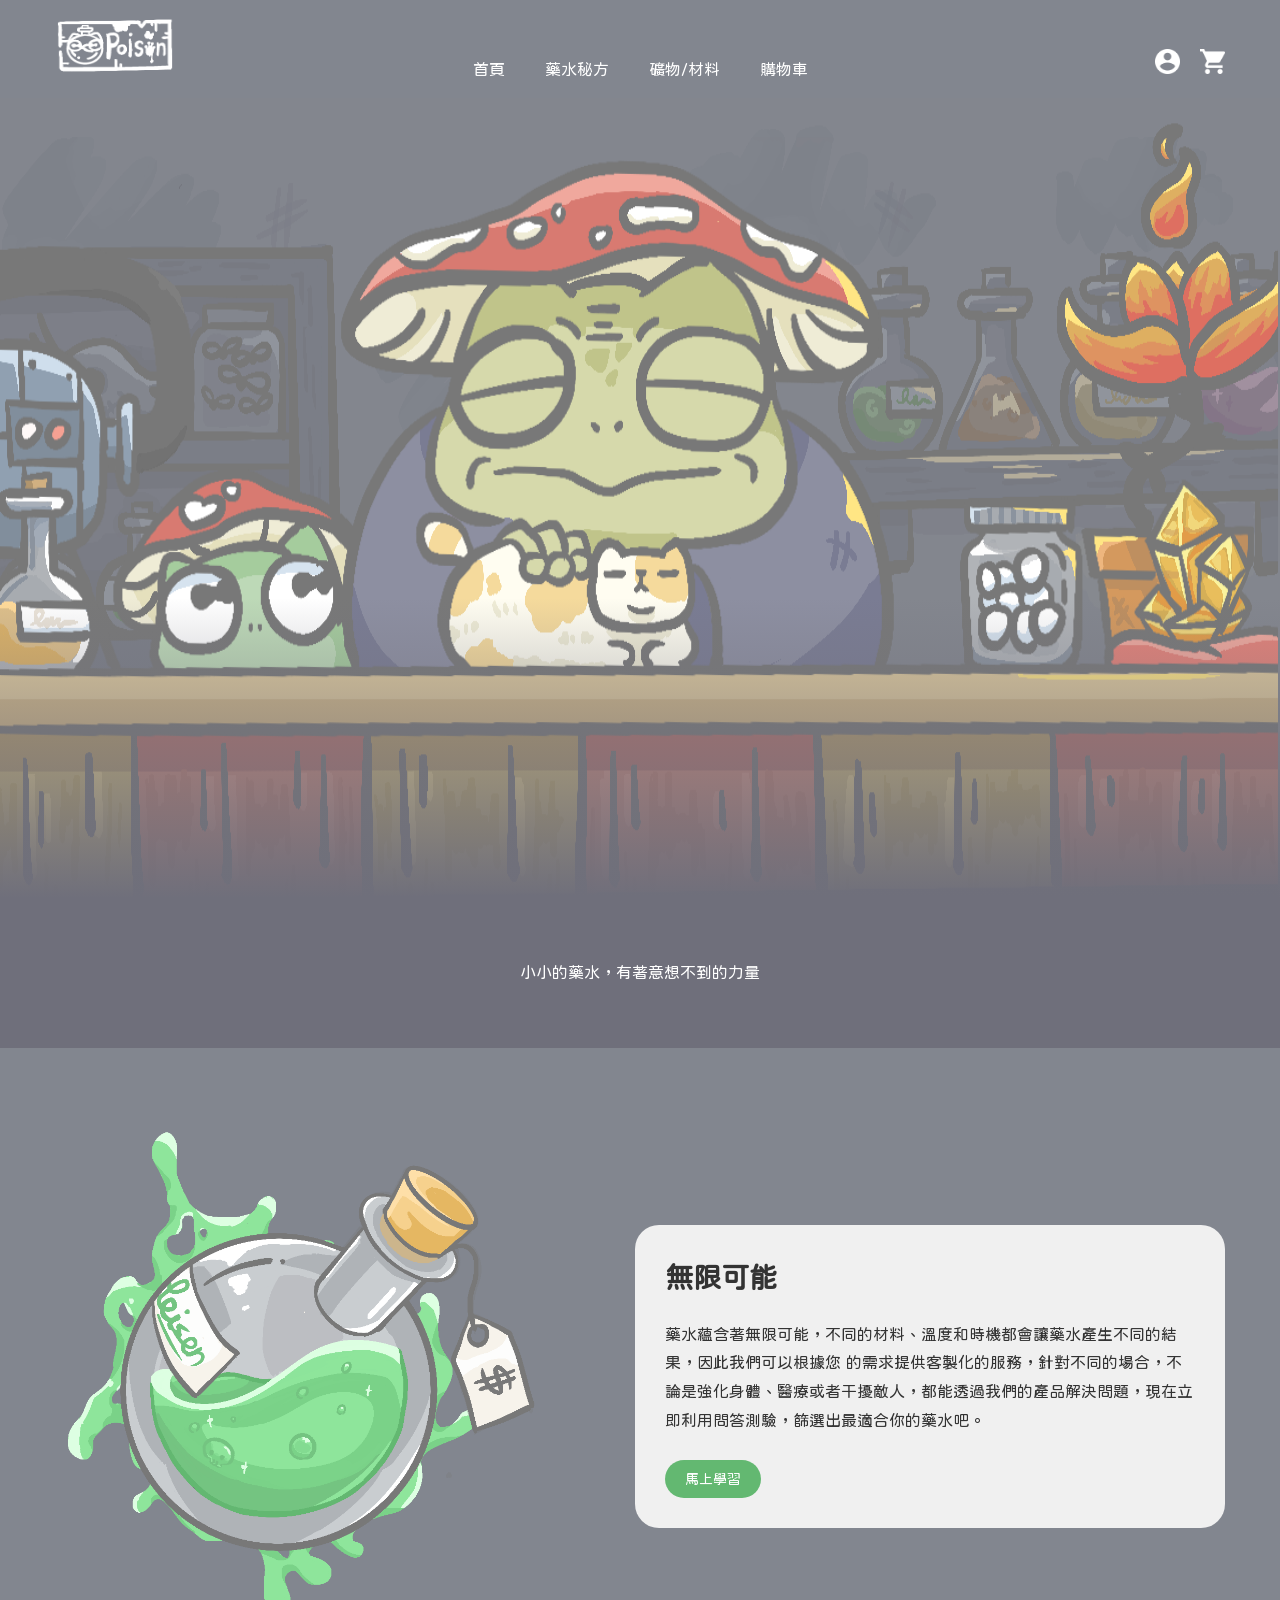
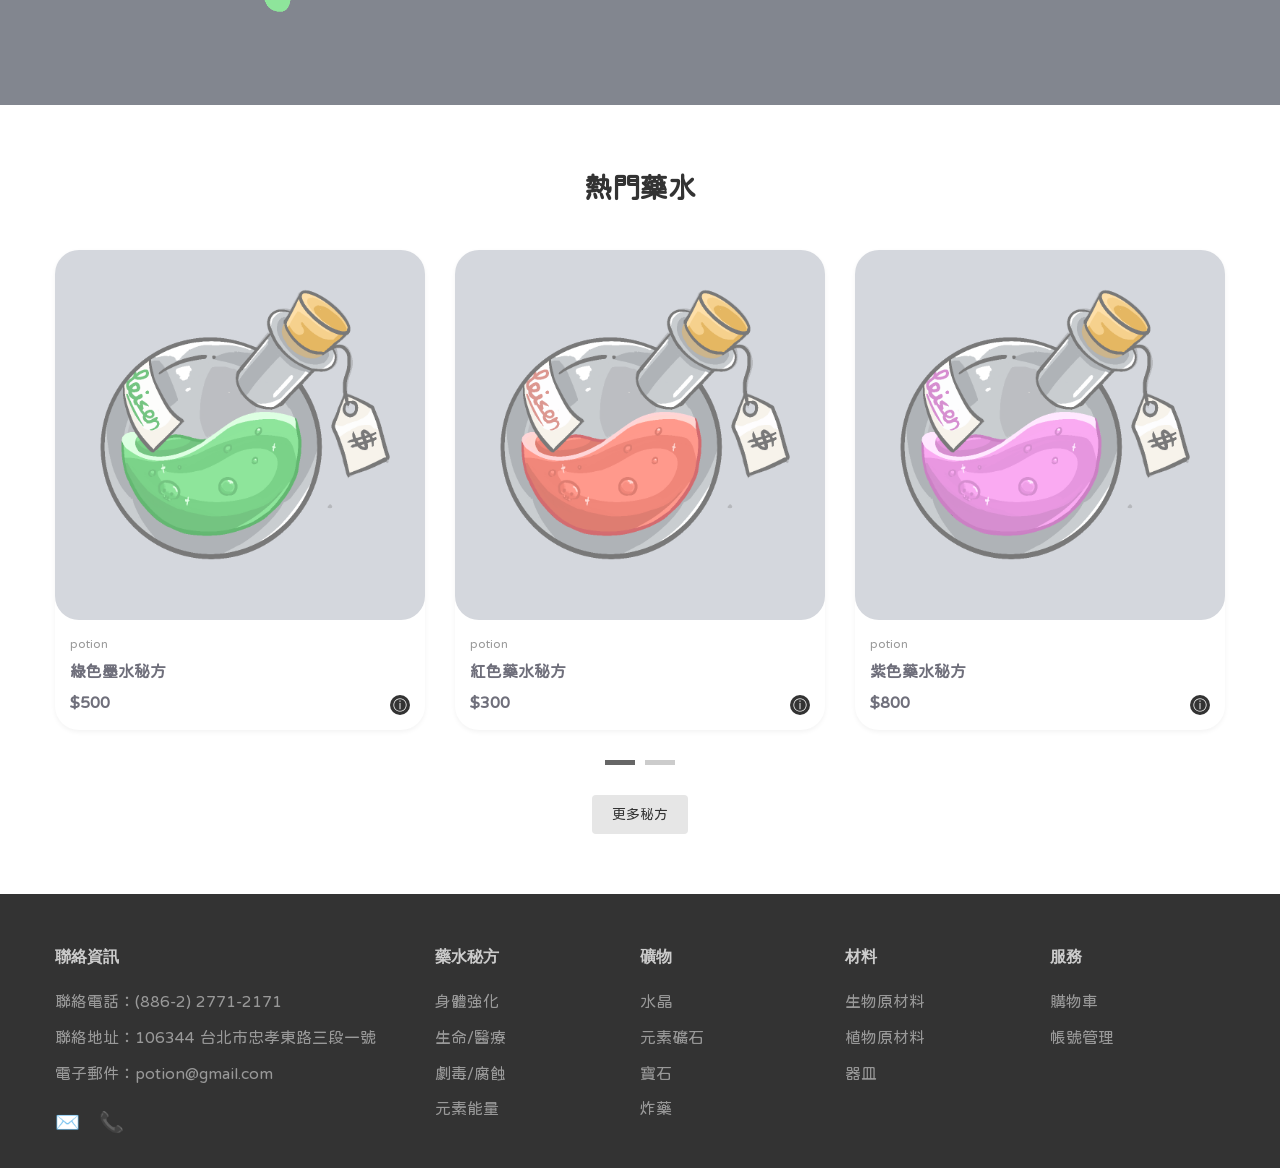
<file: index.html>
<!DOCTYPE html>
<html lang="zh-TW">
<head>
    <meta charset="UTF-8">
    <meta name="viewport" content="width=device-width, initial-scale=1.0">
    <title>藥水教學課程網站</title>
    <link rel="stylesheet" href="./style_fix.css">
</head>
<body>
    <header>
        <div class="container">
            <div class="logo">
                <a href="#"><img src="logo.png" alt="logo" class="logo-placeholder"></a>
            </div>
            <nav>
                <ul class="main-nav">
                    <li><a href="#">首頁</a></li>
                    <li><a href="#">藥水秘方</a></li>
                    <li><a href="#">礦物/材料</a></li>
                    <li><a href="#">購物車</a></li>
                </ul>
            </nav>
            <div class="user-actions">
                <a href="#" class="user-icon"><img src="./326497_account_circle_icon.png" alt="account" class="icon"></a>
                <a href="#" class="cart-icon"><img src="./326700_cart_shopping_icon.png" alt="shopping" class="icon"></a>
            </div>
        </div>
    </header>
    
    <section class="hero">
        <div class="hero-container">
            <div class="hero-content">
                <img src="./主頁圖.png" alt="Hero Image" class="hero-placeholder">
                <div class="gradiant"></div>
            </div>
        </div>
    </section>
    
    <section class="notice">
        <div class="container">
            <p>小小的藥水，有著意想不到的力量</p>
        </div>
    </section>
    
    <section class="features">
        <div class="container">
            <div class="feature-layout">
                <div class="feature-image">
                    <img src="./介紹藥水.png" alt="Feature Image" class="feature-placeholder">
                </div>
                <div class="feature-content">
                    <h2>無限可能</h2>
                    <p>
                        藥水蘊含著無限可能，不同的材料、溫度和時機都會讓藥水產生不同的結果，因此我們可以根據您 的需求提供客製化的服務，針對不同的場合，不論是強化身體、醫療或者干擾敵人，都能透過我們的產品解決問題，現在立即利用問答測驗，篩選出最適合你的藥水吧。
                    </p>
                    <a href="#" class="btn">馬上學習</a>
                </div>
            </div>
        </div>
    </section>
    
    <section class="hot-products">
        <div class="container">
            <h2>熱門藥水</h2>
            <div class="products-grid">
                <div class="product-card">
                    <div class="product-image">
                        <img src="./綠色藥水.png" alt="Product 1" class="product-placeholder">
                    </div>
                    <div class="product-info">
                        <p class="product-label">potion</p>
                        <h3>綠色墨水秘方</h3>
                        <p class="price">$500</p>
                        <div class="info-icon">ⓘ</div>
                    </div>
                </div>
                
                <div class="product-card">
                    <div class="product-image">
                        <img src="./紅色藥水.png" alt="Product 1" class="product-placeholder">
                    </div>
                    <div class="product-info">
                        <p class="product-label">potion</p>
                        <h3>紅色藥水秘方</h3>
                        <p class="price">$300</p>
                        <div class="info-icon">ⓘ</div>
                    </div>
                </div>
                
                <div class="product-card">
                    <div class="product-image">
                        <img src="./紫色藥水.png" alt="Product 1" class="product-placeholder">
                    </div>
                    <div class="product-info">
                        <p class="product-label">potion</p>
                        <h3>紫色藥水秘方</h3>
                        <p class="price">$800</p>
                        <div class="info-icon">ⓘ</div>
                    </div>
                </div>
            </div>
            
            <div class="pagination">
                <div class="page-dot active"></div>
                <div class="page-dot"></div>
            </div>
            
            <div class="view-more">
                <a href="#" class="btn">更多秘方</a>
            </div>
        </div>
    </section>
    
    <footer>
        <div class="container">
            <div class="footer-content">
                <div class="footer-section contact-info">
                    <h4>聯絡資訊</h4>
                    <p>聯絡電話：(886-2) 2771-2171</p>
                    <p>聯絡地址：106344 台北市忠孝東路三段一號</p>
                    <p>電子郵件：potion@gmail.com</p>
                    <div class="contact-icons">
                        <a href="mailto:potion@gmail.com" class="icon">✉️</a>
                        <a href="tel:+88622771-2171" class="icon">📞</a>
                    </div>
                </div>
                
                <div class="footer-section">
                    <h4>藥水秘方</h4>
                    <ul>
                        <li><a href="#">身體強化</a></li>
                        <li><a href="#">生命/醫療</a></li>
                        <li><a href="#">劇毒/腐蝕</a></li>
                        <li><a href="#">元素能量</a></li>
                    </ul>
                </div>
                
                <div class="footer-section">
                    <h4>礦物</h4>
                    <ul>
                        <li><a href="#">水晶</a></li>
                        <li><a href="#">元素礦石</a></li>
                        <li><a href="#">寶石</a></li>
                        <li><a href="#">炸藥</a></li>
                    </ul>
                </div>
                
                <div class="footer-section">
                    <h4>材料</h4>
                    <ul>
                        <li><a href="#">生物原材料</a></li>
                        <li><a href="#">植物原材料</a></li>
                        <li><a href="#">器皿</a></li>
                    </ul>
                </div>
                
                <div class="footer-section">
                    <h4>服務</h4>
                    <ul>
                        <li><a href="#">購物車</a></li>
                        <li><a href="#">帳號管理</a></li>
                    </ul>
                </div>
            </div>
        </div>
    </footer>
</body>
</html>
</file>
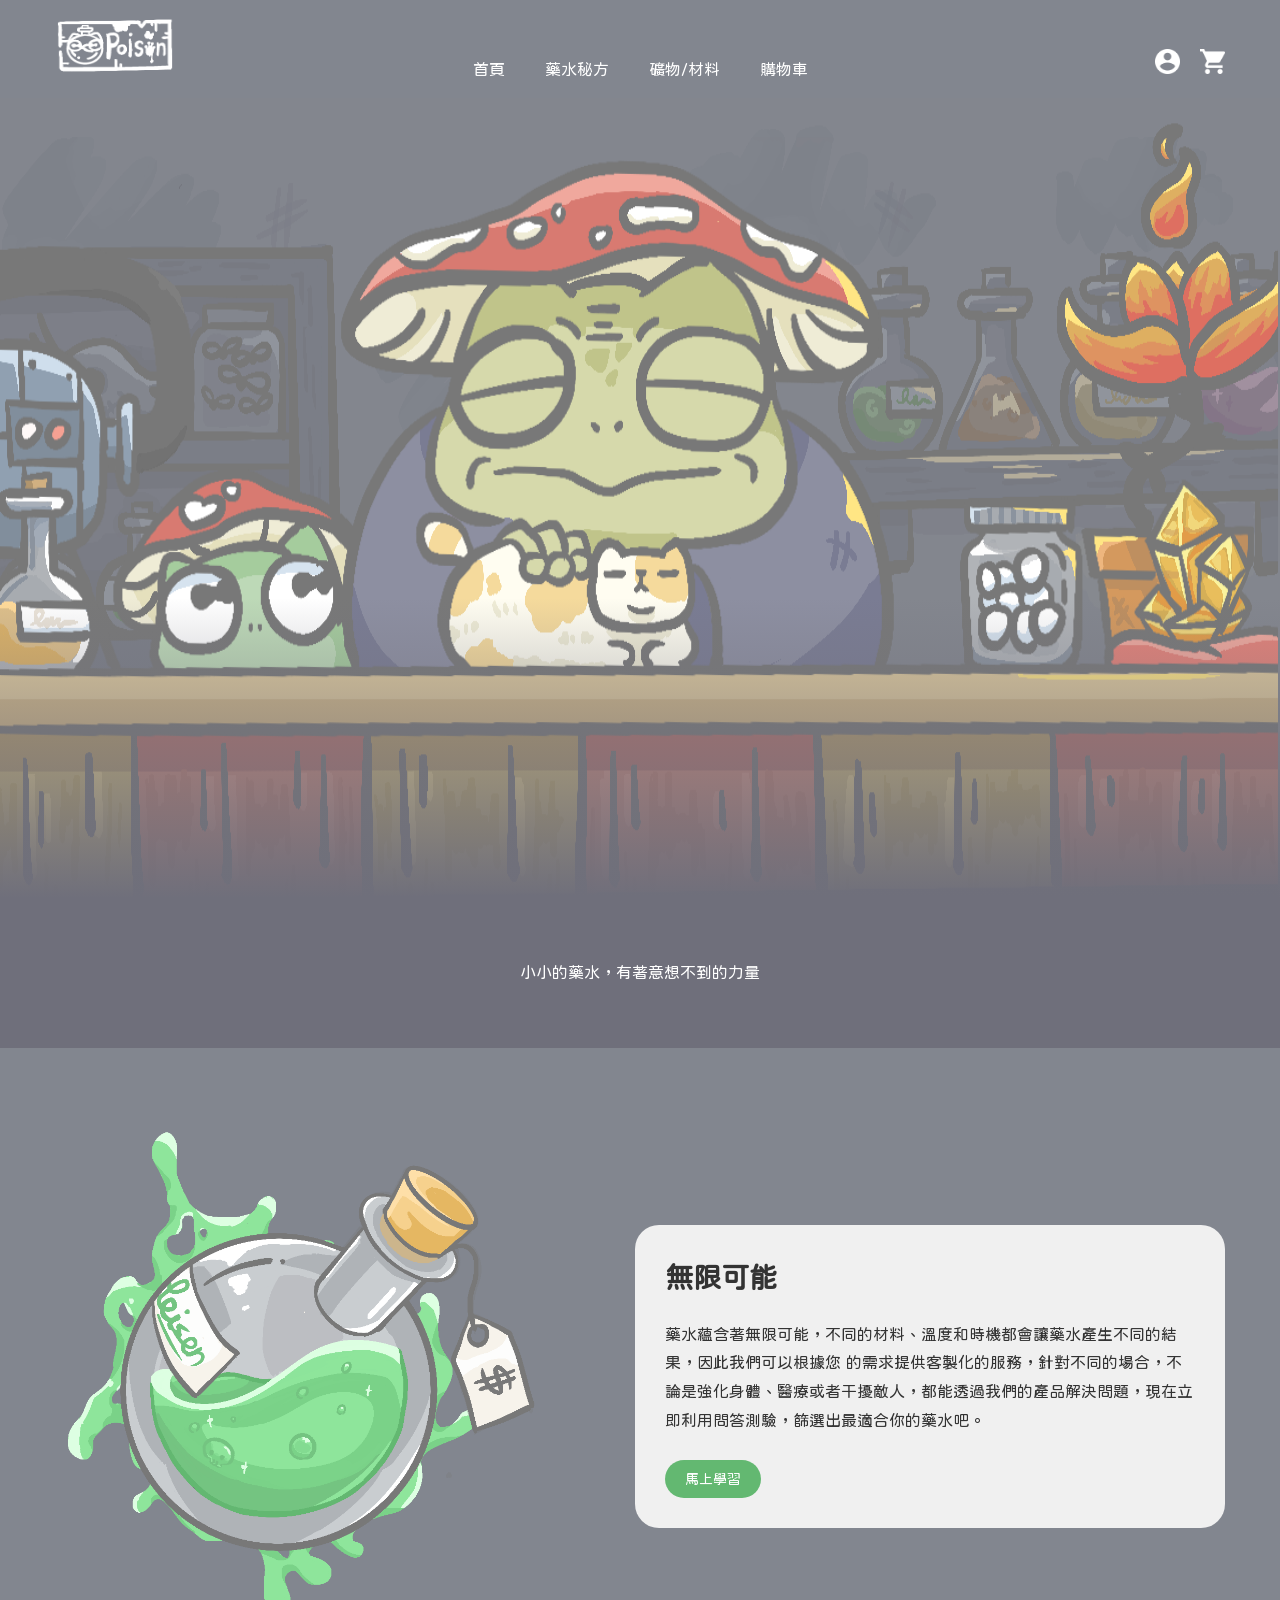
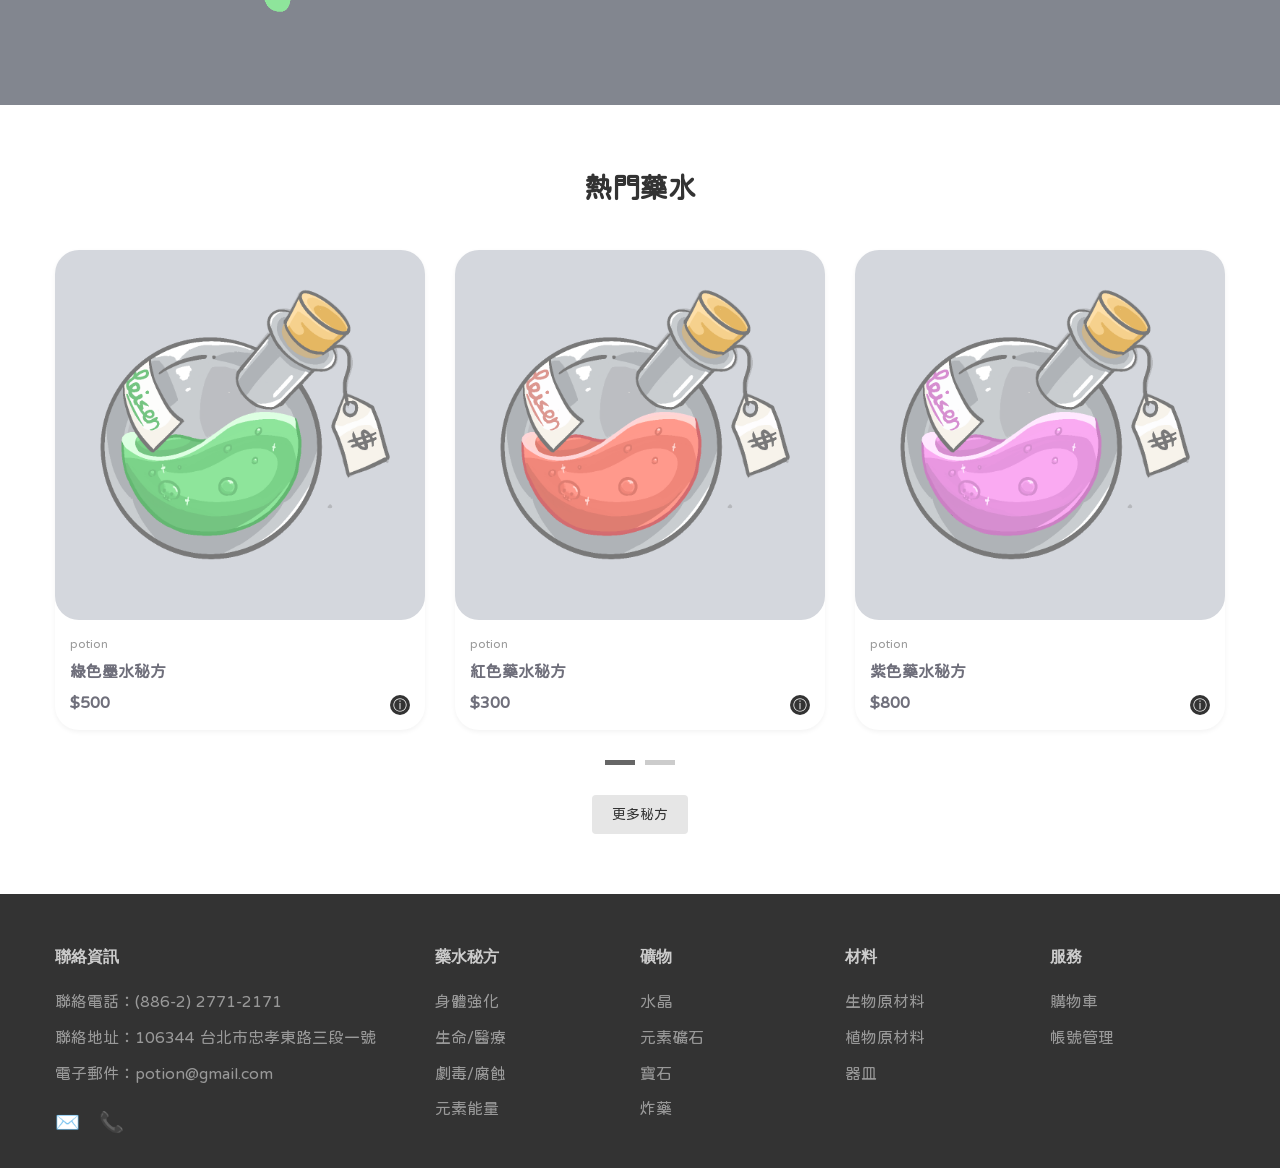
<file: claude_fix.html>
<!DOCTYPE html>
<html lang="zh-TW">
<head>
    <meta charset="UTF-8">
    <meta name="viewport" content="width=device-width, initial-scale=1.0">
    <title>藥水教學課程網站</title>
    <link rel="stylesheet" href="style_fix.css">
</head>
<body>
    <header>
        <div class="container">
            <div class="logo">
                <a href="#"><img src="logo.png" alt="logo" class="logo-placeholder"></a>
            </div>
            <nav>
                <ul class="main-nav">
                    <li><a href="#">首頁</a></li>
                    <li><a href="#">藥水秘方</a></li>
                    <li><a href="#">礦物/材料</a></li>
                    <li><a href="#">購物車</a></li>
                </ul>
            </nav>
            <div class="user-actions">
                <a href="#" class="user-icon"><img src="326497_account_circle_icon.png" alt="account" class="icon"></a>
                <a href="#" class="cart-icon"><img src="326700_cart_shopping_icon.png" alt="shopping" class="icon"></a>
            </div>
        </div>
    </header>
    
    <section class="hero">
        <div class="hero-container">
            <div class="hero-content">
                <img src="主頁圖.png" alt="Hero Image" class="hero-placeholder">
                <div class="gradiant"></div>
            </div>
        </div>
    </section>
    
    <section class="notice">
        <div class="container">
            <p>小小的藥水，有著意想不到的力量</p>
        </div>
    </section>
    
    <section class="features">
        <div class="container">
            <div class="feature-layout">
                <div class="feature-image">
                    <img src="介紹藥水.png" alt="Feature Image" class="feature-placeholder">
                </div>
                <div class="feature-content">
                    <h2>無限可能</h2>
                    <p>
                        藥水蘊含著無限可能，不同的材料、溫度和時機都會讓藥水產生不同的結果，因此我們可以根據您 的需求提供客製化的服務，針對不同的場合，不論是強化身體、醫療或者干擾敵人，都能透過我們的產品解決問題，現在立即利用問答測驗，篩選出最適合你的藥水吧。
                    </p>
                    <a href="#" class="btn">馬上學習</a>
                </div>
            </div>
        </div>
    </section>
    
    <section class="hot-products">
        <div class="container">
            <h2>熱門藥水</h2>
            <div class="products-grid">
                <div class="product-card">
                    <div class="product-image">
                        <img src="綠色藥水.png" alt="Product 1" class="product-placeholder">
                    </div>
                    <div class="product-info">
                        <p class="product-label">potion</p>
                        <h3>綠色墨水秘方</h3>
                        <p class="price">$500</p>
                        <div class="info-icon">ⓘ</div>
                    </div>
                </div>
                
                <div class="product-card">
                    <div class="product-image">
                        <img src="紅色藥水.png" alt="Product 1" class="product-placeholder">
                    </div>
                    <div class="product-info">
                        <p class="product-label">potion</p>
                        <h3>紅色藥水秘方</h3>
                        <p class="price">$300</p>
                        <div class="info-icon">ⓘ</div>
                    </div>
                </div>
                
                <div class="product-card">
                    <div class="product-image">
                        <img src="紫色藥水.png" alt="Product 1" class="product-placeholder">
                    </div>
                    <div class="product-info">
                        <p class="product-label">potion</p>
                        <h3>紫色藥水秘方</h3>
                        <p class="price">$800</p>
                        <div class="info-icon">ⓘ</div>
                    </div>
                </div>
            </div>
            
            <div class="pagination">
                <div class="page-dot active"></div>
                <div class="page-dot"></div>
            </div>
            
            <div class="view-more">
                <a href="#" class="btn">更多秘方</a>
            </div>
        </div>
    </section>
    
    <footer>
        <div class="container">
            <div class="footer-content">
                <div class="footer-section contact-info">
                    <h4>聯絡資訊</h4>
                    <p>聯絡電話：(886-2) 2771-2171</p>
                    <p>聯絡地址：106344 台北市忠孝東路三段一號</p>
                    <p>電子郵件：potion@gmail.com</p>
                    <div class="contact-icons">
                        <a href="mailto:potion@gmail.com" class="icon">✉️</a>
                        <a href="tel:+88622771-2171" class="icon">📞</a>
                    </div>
                </div>
                
                <div class="footer-section">
                    <h4>藥水秘方</h4>
                    <ul>
                        <li><a href="#">身體強化</a></li>
                        <li><a href="#">生命/醫療</a></li>
                        <li><a href="#">劇毒/腐蝕</a></li>
                        <li><a href="#">元素能量</a></li>
                    </ul>
                </div>
                
                <div class="footer-section">
                    <h4>礦物</h4>
                    <ul>
                        <li><a href="#">水晶</a></li>
                        <li><a href="#">元素礦石</a></li>
                        <li><a href="#">寶石</a></li>
                        <li><a href="#">炸藥</a></li>
                    </ul>
                </div>
                
                <div class="footer-section">
                    <h4>材料</h4>
                    <ul>
                        <li><a href="#">生物原材料</a></li>
                        <li><a href="#">植物原材料</a></li>
                        <li><a href="#">器皿</a></li>
                    </ul>
                </div>
                
                <div class="footer-section">
                    <h4>服務</h4>
                    <ul>
                        <li><a href="#">購物車</a></li>
                        <li><a href="#">帳號管理</a></li>
                    </ul>
                </div>
            </div>
        </div>
    </footer>
</body>
</html>
</file>
<file: style_fix.css>
@font-face{
    font-family:'jf-openhuninn';
    src: url("./font/jf-openhuninn-2.1.eot"),
        url('./font/jf-openhuninn-2.1.ttf'),
        url('./font/jf-openhuninn-2.1.woff');
}
/* General Styles */
* {
    margin: 0;
    padding: 0;
    box-sizing: border-box;
}

.product-info h3{
    color: #6F6F7B;
}

.price{
    color: #6F6F7B;
}

h2{
    font-family: 'jf-openhuninn';
}

a{
    font-family: 'jf-openhuninn';
}

h3{
    font-family: 'jf-openhuninn';
}

p{
    font-family: 'jf-openhuninn';
}

body {
    font-family: Arial, "Microsoft JhengHei", sans-serif;
    line-height: 1.6;
    color: #333;
    background-color: #f5f5f5;
}

.container {
    width: 100%;
    max-width: 1200px;
    margin: 0 auto;
    padding: 0 15px;
}

a {
    text-decoration: none;
    color: #333;
}

ul {
    list-style: none;
}

.btn {
    display: inline-block;
    padding: 8px 20px;
    background-color: #e6e6e6;
    color: #333;
    border-radius: 4px;
    font-size: 14px;
    transition: background-color 0.3s;
}

.btn:hover {
    background-color: #d4d4d4;
}

/* Header Styles */
header {
    padding: 15px 0;
    background-color: #82868F;
}

header .container {
    display: flex;
    justify-content: space-between;
    align-items:flex-end;
}

header .icon {
    width: 25px;
    height: 25px;
}

.logo {
    display: flex;
    flex: 1;
    align-items:flex-end;
}

.logo-placeholder {
    width: 120px;
    height: 60px;
    position: relative;
}

.logo-placeholder::before, .logo-placeholder::after {
    content: '';
    position: absolute;
    background-color: #ccc;
    width: 1px;
    height: 100%;
    top: 0;
    left: 50%;
    transform: rotate(45deg);
}

.logo-placeholder::after {
    transform: rotate(-45deg);
}

nav {
    flex: 2;
}

.main-nav {
    display: flex;
    justify-content: center;
}

.main-nav li {
    margin: 0 20px;
    position: relative;
}

.main-nav li a {
    padding: 10px 0;
    position: relative;
    color: white;
}

.main-nav li a:hover {
    color: white;
}

.main-nav li a::after {
    content: '';
    position: absolute;
    width: 0;
    height: 2px;
    bottom: 0;
    left: 0;
    background-color: white;
    transition: width 0.3s;
}

.main-nav li a:hover::after {
    width: 100%;
}

.user-actions {
    flex: 1;
    display: flex;
    justify-content: flex-end;
    align-items: center;
}

.user-actions a {
    margin-left: 20px;
    font-size: 20px;
}

/* Hero Section */
.hero {
    padding: 0;
    background-color: #e9e9e9;
}

.hero-content{
    height: 800px;
    position: relative;
}

.hero-placeholder {
    width: 100vw;
    height: 100%;
    position: relative;
}

.gradiant {
    position: absolute;
    bottom: 0px;
    width: 100%;
    height: 300px;
    background: linear-gradient(to bottom, rgba(111,111,123,0) 0%,rgba(111,111,123,1) 100%);
}

/* Notice Section */
.notice {
    background-color: #6F6F7B;
    color: white;
    padding: 15px 0;
    text-align: center;
    height: 150px;
    display: flex;
    align-items: center;
}

/* Features Section */
.features {
    padding: 60px 0;
    background-color: #82868F;

}

.feature-layout {
    display: flex;
    align-items: center;
    gap: 50px;
}

.feature-image {
    flex: 1;
}

.feature-placeholder {
    width: 100%;
    height: 100%;
    min-height: 300px;
    position: relative;
}

.feature-placeholder::before, .feature-placeholder::after {
    content: '';
    position: absolute;
    background-color: #ccc;
    width: 1px;
    height: 100%;
    top: 0;
    left: 50%;
    transform: rotate(45deg);
}

.feature-placeholder::after {
    transform: rotate(-45deg);
}

.feature-content {
    flex: 1;
    padding: 30px;
    background-color: #f0f0f0;
    border-radius: 24px;
}

.feature-content h2 {
    margin-bottom: 20px;
    font-size: 28px;
}

.feature-content p {
    margin-bottom: 25px;
    line-height: 1.8;
}

.feature-content .btn {
    display: inline-block;
    margin: 0 auto;
    color: white;
    background-color: #63B871;
    border-radius: 22px;
}

/* Hot Products Section */
.hot-products {
    padding: 60px 0;
    background-color: #fff;
}

.hot-products h2 {
    text-align: center;
    margin-bottom: 40px;
    font-size: 28px;
}

.products-grid {
    display: grid;
    grid-template-columns: repeat(3, 1fr);
    gap: 30px;
    margin-bottom: 30px;
}

.product-card {
    background-color: #fff;
    position: relative;
    box-shadow: 0 2px 5px rgba(0,0,0,0.05);
    transition: transform 0.3s, box-shadow 0.3s;
    border-radius: 24px;
}

.product-card:hover {
    transform: translateY(-5px);
    box-shadow: 0 5px 15px rgba(0,0,0,0.1);
}

.product-image {
    height: 0;
    padding-bottom: 100%;
    position: relative;
}

.product-placeholder {
    position: absolute;
    width: 100%;
    height: 100%;
    background-color: #D4D7DD;
    border-radius: 24px;
}

.product-placeholder::before, .product-placeholder::after {
    content: '';
    position: absolute;
    background-color: #ccc;
    width: 1px;
    height: 100%;
    top: 0;
    left: 50%;
    transform: rotate(45deg);
}

.product-placeholder::after {
    transform: rotate(-45deg);
}

.product-info {
    padding: 15px;
    position: relative;
}

.product-label {
    color: #999;
    font-size: 12px;
    margin-bottom: 5px;
}

.product-info h3 {
    font-size: 16px;
    margin-bottom: 5px;
}

.price {
    font-weight: bold;
}

.info-icon {
    position: absolute;
    right: 15px;
    bottom: 15px;
    width: 20px;
    height: 20px;
    border-radius: 50%;
    text-align: center;
    line-height: 20px;
    font-size: 14px;
    color: #fff;
    background-color: #333;
}

.pagination {
    display: flex;
    justify-content: center;
    margin: 20px 0;
}

.page-dot {
    width: 30px;
    height: 5px;
    background-color: #ccc;
    margin: 0 5px;
    cursor: pointer;
}

.page-dot.active {
    background-color: #666;
}

.view-more {
    text-align: center;
    margin-top: 30px;
}

/* Footer Styles */
footer {
    background-color: #333;
    color: #fff;
    padding: 50px 0 30px;
}

.footer-content {
    display: grid;
    grid-template-columns: 2fr 1fr 1fr 1fr 1fr;
    gap: 30px;
}

.footer-section h4 {
    margin-bottom: 20px;
    font-size: 16px;
    color: #ccc;
}

.footer-section ul li {
    margin-bottom: 10px;
}

.footer-section ul li a {
    color: #999;
    transition: color 0.3s;
}

.footer-section ul li a:hover {
    color: #fff;
}

.contact-info p {
    color: #999;
    margin-bottom: 10px;
}

.contact-icons {
    margin-top: 20px;
}

.contact-icons .icon {
    margin-right: 15px;
    font-size: 20px;
    color: #ccc;
}

/* Responsive Design */
@media (max-width: 992px) {
    .footer-content {
        grid-template-columns: 1fr 1fr 1fr;
    }
    
    .contact-info {
        grid-column: span 3;
        margin-bottom: 30px;
    }
}

@media (max-width: 768px) {
    .feature-layout {
        flex-direction: column;
    }
    
    .products-grid {
        grid-template-columns: repeat(2, 1fr);
    }
    
    .footer-content {
        grid-template-columns: 1fr 1fr;
    }
    
    .contact-info {
        grid-column: span 2;
    }
}

@media (max-width: 576px) {
    .main-nav {
        display: none;
    }
    
    .products-grid {
        grid-template-columns: 1fr;
    }
    
    .footer-content {
        grid-template-columns: 1fr;
    }
    
    .contact-info {
        grid-column: span 1;
    }
}
</file>
